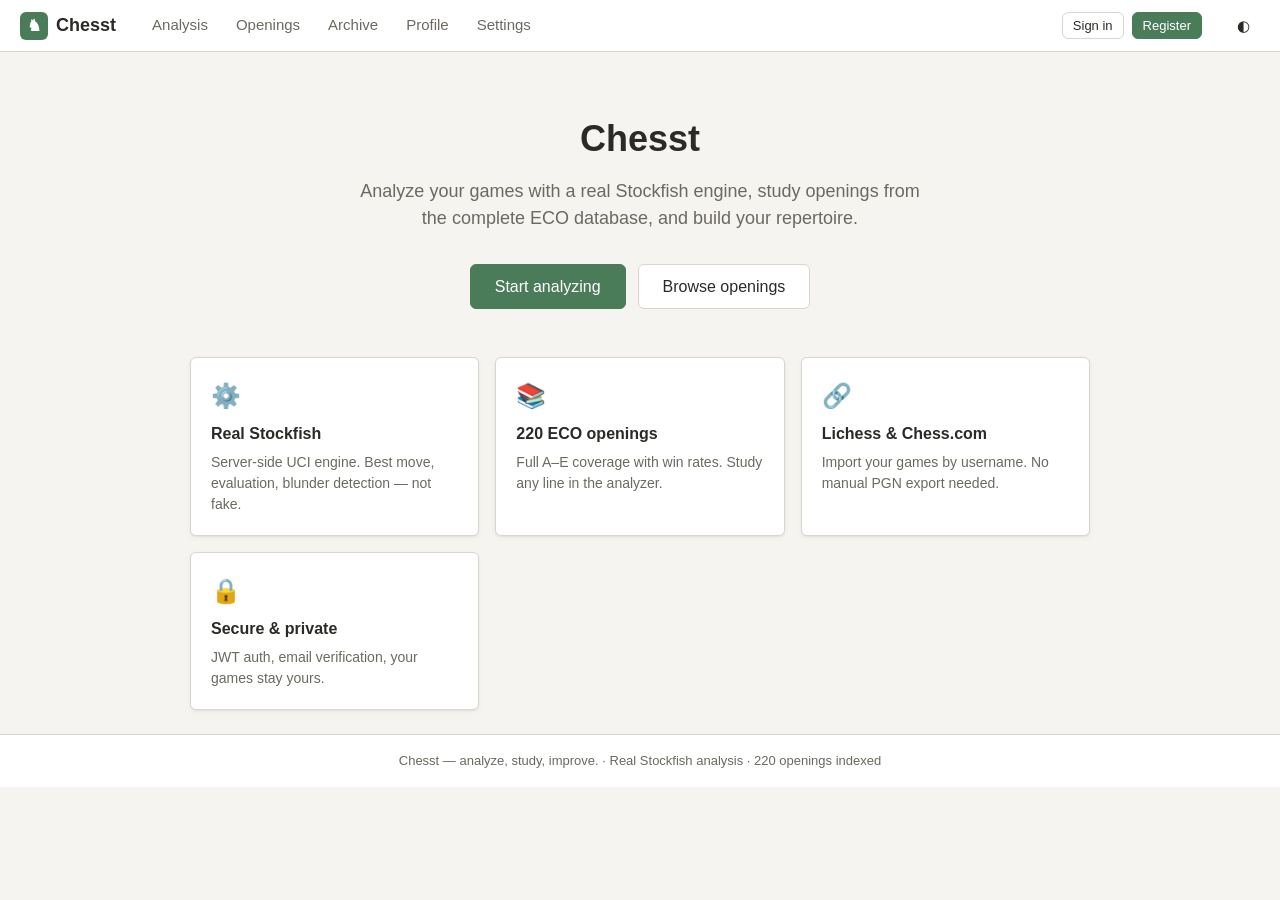
<file: frontend/index.html>
<!DOCTYPE html>
<html lang="en">
<head>
  <meta charset="UTF-8">
  <meta name="viewport" content="width=device-width, initial-scale=1.0">
  <title>Chesst — Analyze, study, improve</title>
  <meta name="description" content="A professional chess analysis platform. Analyze games with Stockfish, study openings, track your progress.">
  <link rel="stylesheet" href="css/style.css">
</head>
<body>
  <div class="app">
    <div id="nav"></div>
    <main class="container" style="text-align:center; padding-top: 60px;">
      <h1 style="font-size: 36px; margin-bottom: 12px;">Chesst</h1>
      <p style="font-size: 18px; color: var(--fg-soft); margin-bottom: 32px; max-width: 560px; margin-left:auto; margin-right:auto;">
        Analyze your games with a real Stockfish engine, study openings from the complete ECO database, and build your repertoire.
      </p>
      <div style="display:flex; gap:12px; justify-content:center; margin-bottom: 48px;">
        <a href="analysis.html" class="btn btn-primary" style="padding: 12px 24px; font-size: 16px;">Start analyzing</a>
        <a href="openings.html" class="btn" style="padding: 12px 24px; font-size: 16px;">Browse openings</a>
      </div>
      <div style="display:grid; grid-template-columns: repeat(auto-fit, minmax(220px, 1fr)); gap: 16px; max-width: 900px; margin: 0 auto; text-align:left;">
        <div class="card">
          <div style="font-size: 24px; margin-bottom: 8px;">⚙️</div>
          <h3 style="font-size: 16px; margin-bottom: 6px;">Real Stockfish</h3>
          <p style="color: var(--fg-soft); font-size: 14px;">Server-side UCI engine. Best move, evaluation, blunder detection — not fake.</p>
        </div>
        <div class="card">
          <div style="font-size: 24px; margin-bottom: 8px;">📚</div>
          <h3 style="font-size: 16px; margin-bottom: 6px;">220 ECO openings</h3>
          <p style="color: var(--fg-soft); font-size: 14px;">Full A–E coverage with win rates. Study any line in the analyzer.</p>
        </div>
        <div class="card">
          <div style="font-size: 24px; margin-bottom: 8px;">🔗</div>
          <h3 style="font-size: 16px; margin-bottom: 6px;">Lichess & Chess.com</h3>
          <p style="color: var(--fg-soft); font-size: 14px;">Import your games by username. No manual PGN export needed.</p>
        </div>
        <div class="card">
          <div style="font-size: 24px; margin-bottom: 8px;">🔒</div>
          <h3 style="font-size: 16px; margin-bottom: 6px;">Secure & private</h3>
          <p style="color: var(--fg-soft); font-size: 14px;">JWT auth, email verification, your games stay yours.</p>
        </div>
      </div>
    </main>
    <div id="footer-mount"></div>
  </div>
  <script type="module" src="js/home.js"></script>
</body>
</html>
</file>
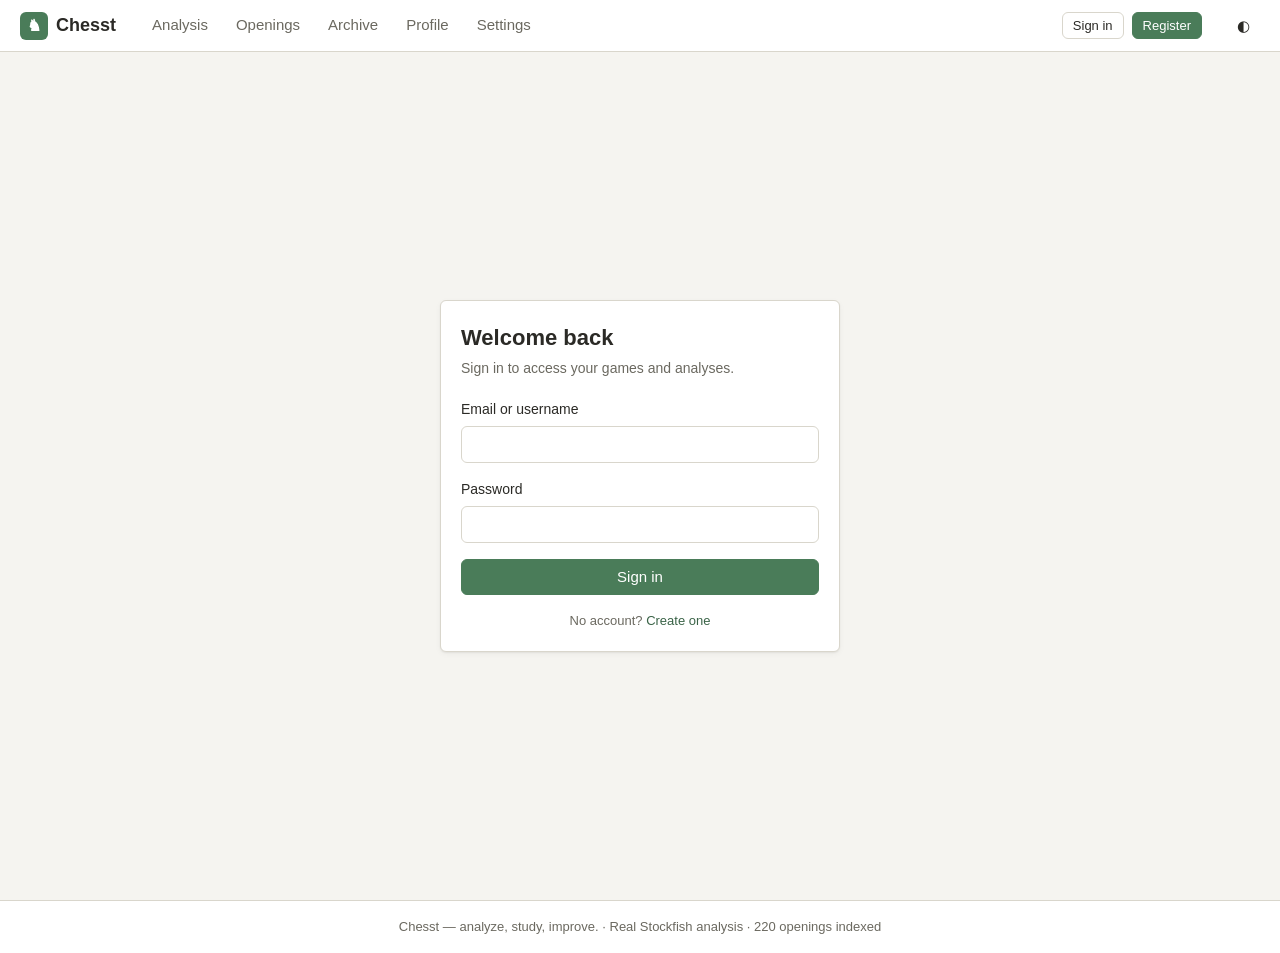
<file: frontend/archive.html>
<!DOCTYPE html>
<html lang="en">
<head>
  <meta charset="UTF-8">
  <meta name="viewport" content="width=device-width, initial-scale=1.0">
  <title>Archive — Chesst</title>
  <link rel="stylesheet" href="css/style.css">
</head>
<body>
  <div class="app">
    <div id="nav"></div>
    <main class="container">
      <h1 style="font-size:22px; margin-bottom:4px;">Game archive</h1>
      <p style="color:var(--fg-soft); margin-bottom:14px;" id="archive-sub">Your saved games.</p>
      <div class="filter-bar">
        <input class="input" id="search" placeholder="Search by player, event, opening…">
        <select class="select" id="filter-color">
          <option value="">Any color</option>
          <option value="white">As White</option>
          <option value="black">As Black</option>
        </select>
        <select class="select" id="filter-result">
          <option value="">Any result</option>
          <option value="1-0">White wins</option>
          <option value="0-1">Black wins</option>
          <option value="1/2-1/2">Draw</option>
        </select>
      </div>
      <div class="game-list" id="game-list">
        <div class="center-load"><span class="spinner"></span> Loading…</div>
      </div>
    </main>
    <div id="footer-mount"></div>
  </div>
  <script type="module" src="js/archive.js"></script>
</body>
</html>
</file>
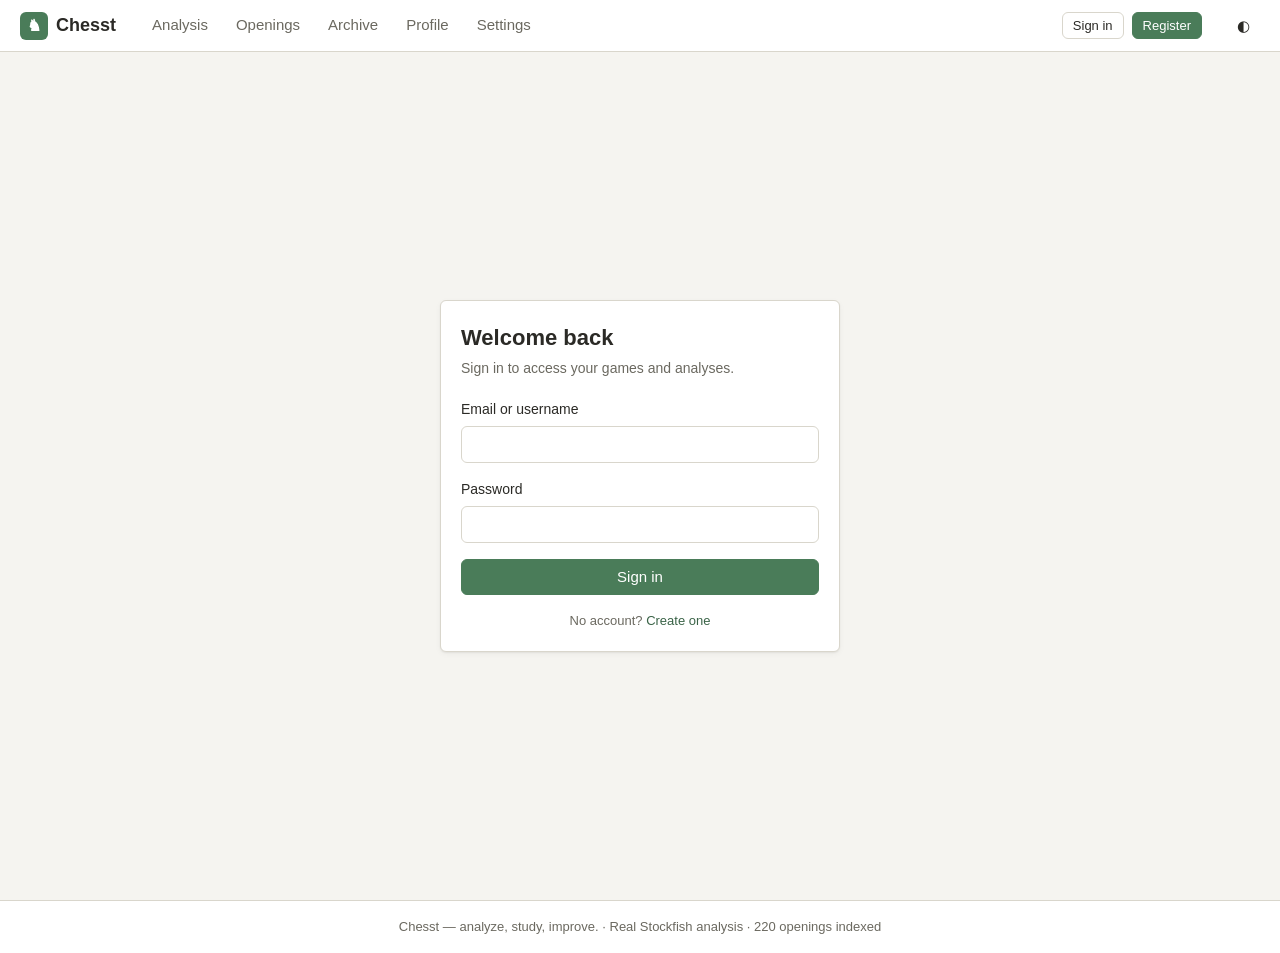
<file: frontend/login.html>
<!DOCTYPE html>
<html lang="en">
<head>
  <meta charset="UTF-8">
  <meta name="viewport" content="width=device-width, initial-scale=1.0">
  <title>Sign in — Chesst</title>
  <link rel="stylesheet" href="css/style.css">
</head>
<body>
  <div class="app">
    <div id="nav"></div>
    <main class="auth-wrap">
      <div class="card auth-card">
        <h1>Welcome back</h1>
        <p class="sub">Sign in to access your games and analyses.</p>
        <div id="alert"></div>
        <form id="login-form">
          <div class="form-group">
            <label for="identifier">Email or username</label>
            <input class="input" id="identifier" type="text" required autocomplete="username">
          </div>
          <div class="form-group">
            <label for="password">Password</label>
            <input class="input" id="password" type="password" required autocomplete="current-password">
          </div>
          <button class="btn btn-primary" id="submit" style="width:100%;">Sign in</button>
        </form>
        <p class="auth-foot">No account? <a href="register.html">Create one</a></p>
      </div>
    </main>
    <div id="footer-mount"></div>
  </div>
  <script type="module" src="js/login.js"></script>
</body>
</html>
</file>
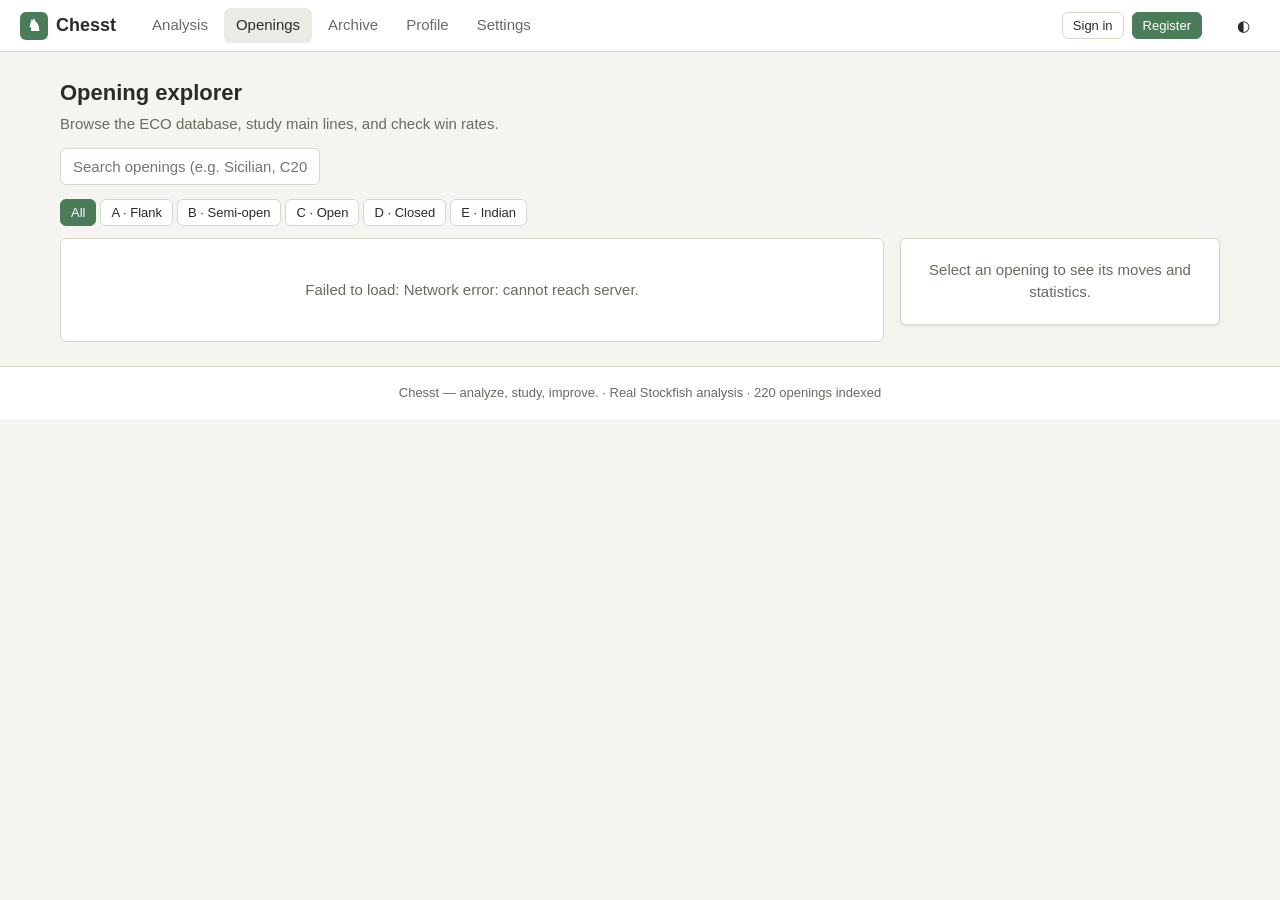
<file: frontend/openings.html>
<!DOCTYPE html>
<html lang="en">
<head>
  <meta charset="UTF-8">
  <meta name="viewport" content="width=device-width, initial-scale=1.0">
  <title>Openings — Chesst</title>
  <link rel="stylesheet" href="css/style.css">
</head>
<body>
  <div class="app">
    <div id="nav"></div>
    <main class="container">
      <h1 style="font-size:22px; margin-bottom:4px;">Opening explorer</h1>
      <p style="color:var(--fg-soft); margin-bottom:12px;">Browse the ECO database, study main lines, and check win rates.</p>
      <div class="filter-bar">
        <input class="input" id="search" placeholder="Search openings (e.g. Sicilian, C20, Ruy Lopez)…">
      </div>
      <div class="volume-tabs" id="volume-tabs"></div>
      <div class="openings-layout">
        <div class="opening-list" id="opening-list">
          <div class="center-load"><span class="spinner"></span> Loading…</div>
        </div>
        <div id="opening-detail">
          <div class="card" style="text-align:center; color:var(--fg-soft);">
            Select an opening to see its moves and statistics.
          </div>
        </div>
      </div>
    </main>
    <div id="footer-mount"></div>
  </div>
  <script type="module" src="js/openings.js"></script>
</body>
</html>
</file>
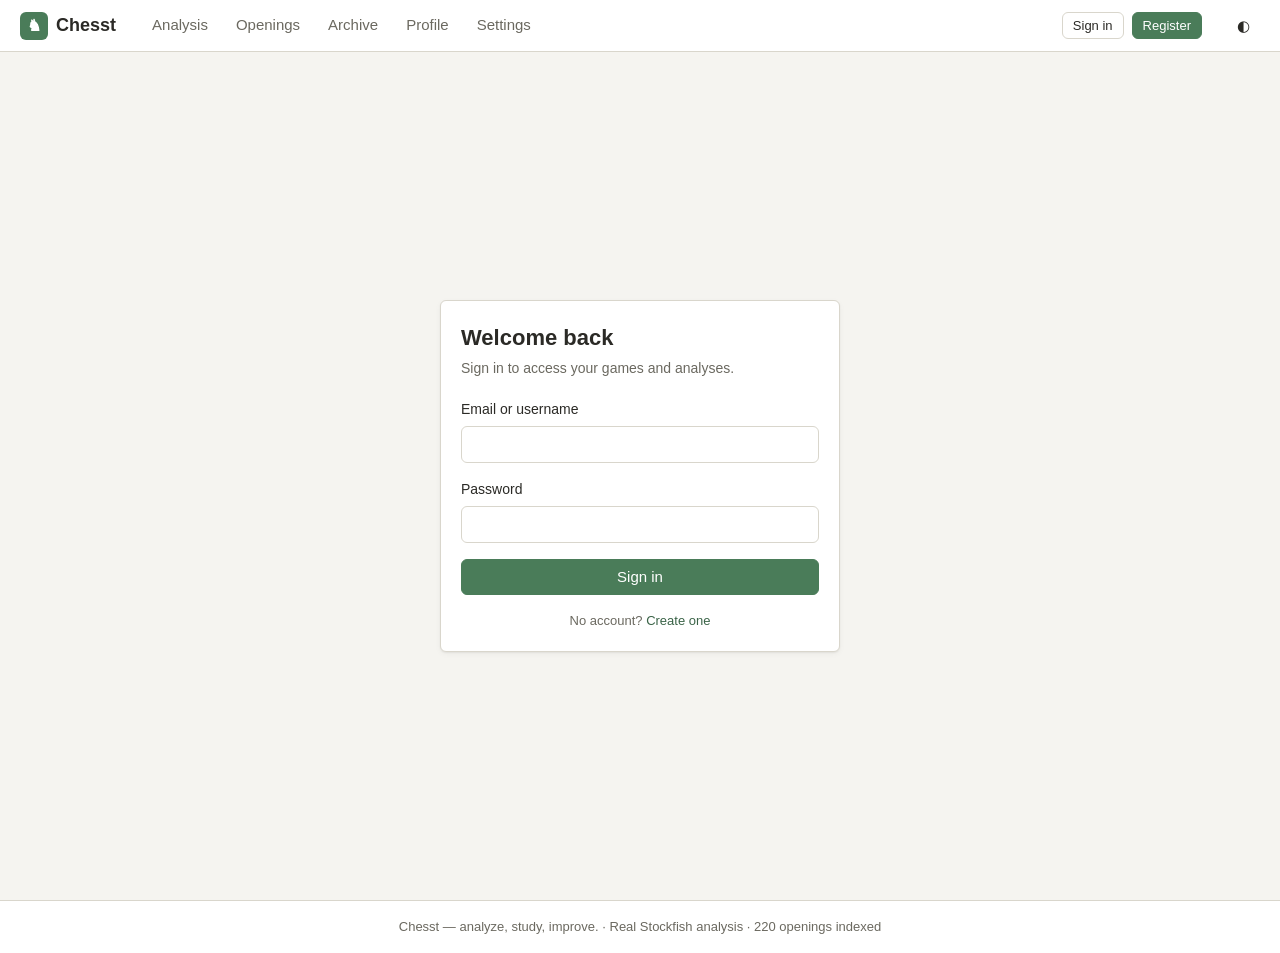
<file: frontend/profile.html>
<!DOCTYPE html>
<html lang="en">
<head>
  <meta charset="UTF-8">
  <meta name="viewport" content="width=device-width, initial-scale=1.0">
  <title>Profile — Chesst</title>
  <link rel="stylesheet" href="css/style.css">
</head>
<body>
  <div class="app">
    <div id="nav"></div>
    <main class="container">
      <div id="profile-root">
        <div class="center-load"><span class="spinner"></span> Loading…</div>
      </div>
    </main>
    <div id="footer-mount"></div>
  </div>
  <script type="module" src="js/profile.js"></script>
</body>
</html>
</file>
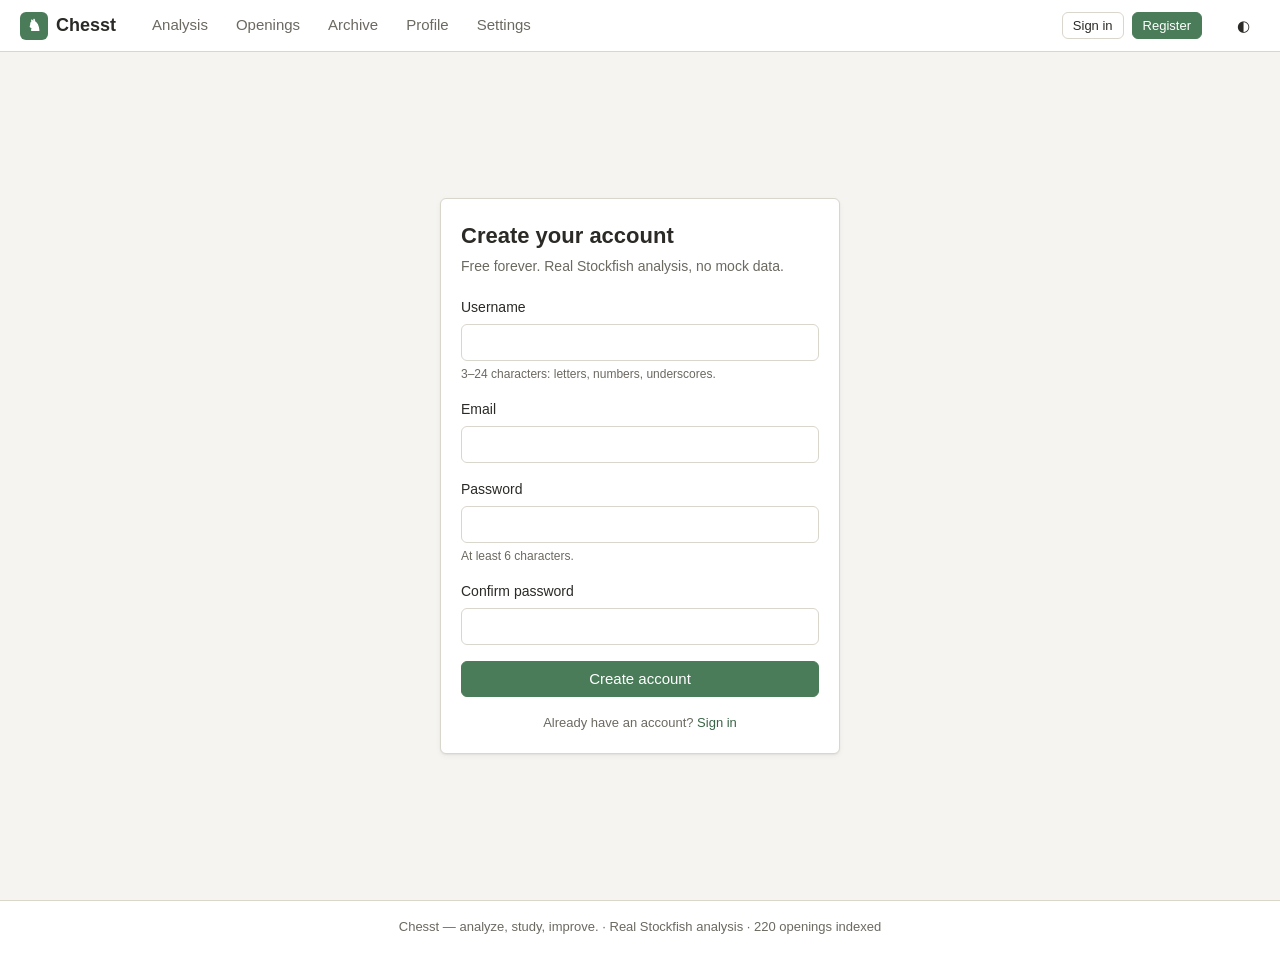
<file: frontend/register.html>
<!DOCTYPE html>
<html lang="en">
<head>
  <meta charset="UTF-8">
  <meta name="viewport" content="width=device-width, initial-scale=1.0">
  <title>Create account — Chesst</title>
  <link rel="stylesheet" href="css/style.css">
</head>
<body>
  <div class="app">
    <div id="nav"></div>
    <main class="auth-wrap">
      <div class="card auth-card">
        <h1>Create your account</h1>
        <p class="sub">Free forever. Real Stockfish analysis, no mock data.</p>
        <div id="alert"></div>
        <form id="register-form">
          <div class="form-group">
            <label for="username">Username</label>
            <input class="input" id="username" type="text" required minlength="3" maxlength="24" pattern="[a-zA-Z0-9_]+" autocomplete="username">
            <div class="hint">3–24 characters: letters, numbers, underscores.</div>
          </div>
          <div class="form-group">
            <label for="email">Email</label>
            <input class="input" id="email" type="email" required autocomplete="email">
          </div>
          <div class="form-group">
            <label for="password">Password</label>
            <input class="input" id="password" type="password" required minlength="6" autocomplete="new-password">
            <div class="hint">At least 6 characters.</div>
          </div>
          <div class="form-group">
            <label for="confirm">Confirm password</label>
            <input class="input" id="confirm" type="password" required minlength="6" autocomplete="new-password">
          </div>
          <button class="btn btn-primary" id="submit" style="width:100%;">Create account</button>
        </form>
        <p class="auth-foot">Already have an account? <a href="login.html">Sign in</a></p>
      </div>
    </main>
    <div id="footer-mount"></div>
  </div>
  <script type="module" src="js/register.js"></script>
</body>
</html>
</file>
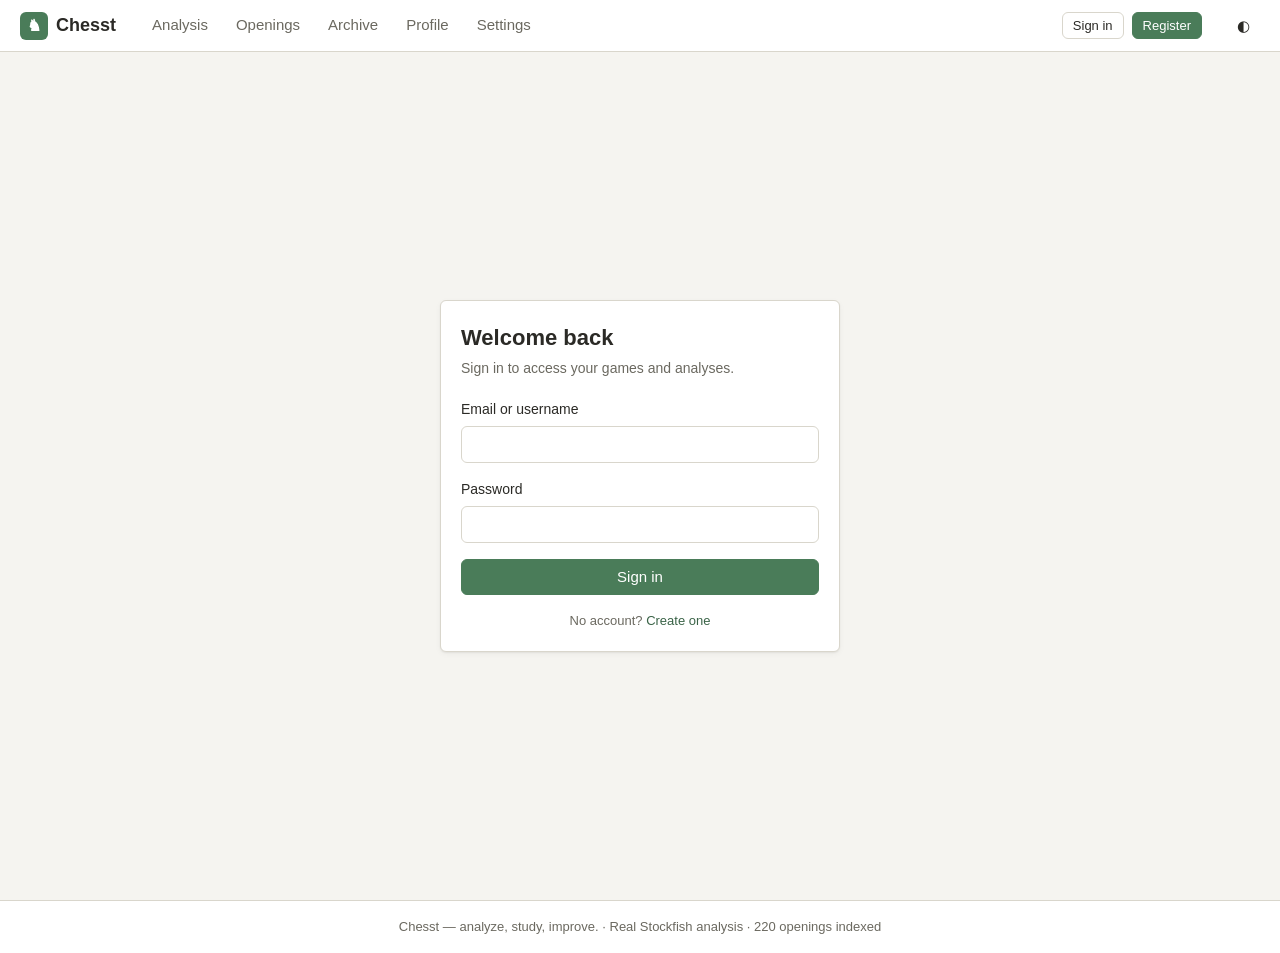
<file: frontend/settings.html>
<!DOCTYPE html>
<html lang="en">
<head>
  <meta charset="UTF-8">
  <meta name="viewport" content="width=device-width, initial-scale=1.0">
  <title>Settings — Chesst</title>
  <link rel="stylesheet" href="css/style.css">
</head>
<body>
  <div class="app">
    <div id="nav"></div>
    <main class="container container-narrow">
      <h1 style="font-size:22px; margin-bottom:16px;">Settings</h1>
      <div class="card" style="margin-bottom:16px;">
        <h3 class="card-title">Account</h3>
        <div id="account-info"><div class="center-load"><span class="spinner"></span></div></div>
      </div>
      <div class="card" style="margin-bottom:16px;">
        <h3 class="card-title">External accounts</h3>
        <p style="color:var(--fg-soft); font-size:13px; margin-bottom:12px;">Import your recent games from Lichess or Chess.com by username.</p>
        <div id="integrations"></div>
      </div>
      <div class="card" style="margin-bottom:16px;">
        <h3 class="card-title">API endpoint</h3>
        <p style="color:var(--fg-soft); font-size:13px; margin-bottom:10px;">The backend URL used for API calls. Defaults to the Render deployment.</p>
        <div class="form-group">
          <input class="input" id="api-base">
          <div class="hint">For local development, set to <code>http://localhost:8080</code>. Reload the page after changing.</div>
        </div>
        <button class="btn btn-sm" id="save-api">Save</button>
      </div>
      <div class="card">
        <h3 class="card-title">Theme</h3>
        <p style="color:var(--fg-soft); font-size:13px; margin-bottom:10px;">Switch between light and dark.</p>
        <button class="btn btn-sm" id="toggle-theme">Toggle theme</button>
      </div>
    </main>
    <div id="footer-mount"></div>
  </div>
  <script type="module" src="js/settings.js"></script>
</body>
</html>
</file>
<file: frontend/css/style.css>
/* Chesst frontend — clean, Lichess-inspired, no framework. */

:root {
  --bg: #f5f4f0;
  --bg-elev: #ffffff;
  --bg-soft: #ebeae4;
  --fg: #2b2a26;
  --fg-soft: #6b6960;
  --border: #d9d6cc;
  --primary: #4a7c59;
  --primary-hover: #3a6347;
  --primary-fg: #ffffff;
  --accent: #d9822b;
  --danger: #b23b3b;
  --danger-soft: #f7d7d7;
  --success: #2e7d4f;
  --warning: #b8860b;
  --sq-light: #eeeed2;
  --sq-dark: #769656;
  --link: #3a6347;
  --shadow: 0 1px 2px rgba(0,0,0,.06), 0 2px 6px rgba(0,0,0,.04);
  --radius: 6px;
  --font: -apple-system, BlinkMacSystemFont, "Segoe UI", Roboto, Helvetica, Arial, sans-serif;
  --mono: "SF Mono", Menlo, Consolas, monospace;
}

[data-theme="dark"] {
  --bg: #161512;
  --bg-elev: #1f1e1a;
  --bg-soft: #2a2925;
  --fg: #e8e6e0;
  --fg-soft: #9b988e;
  --border: #34322c;
  --primary: #6a9b76;
  --primary-hover: #7fab8a;
  --primary-fg: #161512;
  --accent: #e0a04a;
  --danger: #d96b6b;
  --danger-soft: #3a2323;
  --success: #5fae74;
  --warning: #d4a93b;
  --sq-light: #6e7c5e;
  --sq-dark: #3d4a3a;
  --link: #8fbf9c;
  --shadow: 0 1px 2px rgba(0,0,0,.3), 0 2px 6px rgba(0,0,0,.2);
}

* { box-sizing: border-box; margin: 0; padding: 0; }
html, body { height: 100%; }
body {
  font-family: var(--font);
  background: var(--bg);
  color: var(--fg);
  font-size: 15px;
  line-height: 1.5;
  -webkit-font-smoothing: antialiased;
}
a { color: var(--link); text-decoration: none; }
a:hover { text-decoration: underline; }
button, input, select, textarea { font-family: inherit; font-size: inherit; color: inherit; }

.app { min-height: 100vh; display: flex; flex-direction: column; }
.header {
  background: var(--bg-elev);
  border-bottom: 1px solid var(--border);
  padding: 0 20px; height: 52px;
  display: flex; align-items: center; gap: 24px;
  position: sticky; top: 0; z-index: 50;
}
.brand { display: flex; align-items: center; gap: 8px; font-weight: 700; font-size: 18px; color: var(--fg); }
.brand:hover { text-decoration: none; }
.brand-logo {
  width: 28px; height: 28px;
  background: var(--primary); color: var(--primary-fg);
  border-radius: 6px;
  display: flex; align-items: center; justify-content: center;
  font-size: 16px;
}
.nav { display: flex; gap: 4px; }
.nav a { padding: 6px 12px; border-radius: var(--radius); color: var(--fg-soft); font-weight: 500; }
.nav a:hover { background: var(--bg-soft); text-decoration: none; color: var(--fg); }
.nav a.active { background: var(--bg-soft); color: var(--fg); }
.header-spacer { flex: 1; }
.header-actions { display: flex; align-items: center; gap: 8px; }

.container { max-width: 1200px; margin: 0 auto; padding: 24px 20px; width: 100%; }
.container-narrow { max-width: 460px; }

.footer {
  margin-top: auto;
  border-top: 1px solid var(--border);
  background: var(--bg-elev);
  padding: 16px 20px; text-align: center;
  color: var(--fg-soft); font-size: 13px;
}

.btn {
  display: inline-flex; align-items: center; justify-content: center; gap: 6px;
  padding: 8px 16px;
  border: 1px solid var(--border); border-radius: var(--radius);
  background: var(--bg-elev); color: var(--fg);
  font-weight: 500; cursor: pointer;
  transition: background .12s, border-color .12s;
  text-decoration: none; line-height: 1.2;
}
.btn:hover { background: var(--bg-soft); text-decoration: none; }
.btn:disabled { opacity: .5; cursor: not-allowed; }
.btn-primary { background: var(--primary); border-color: var(--primary); color: var(--primary-fg); }
.btn-primary:hover { background: var(--primary-hover); border-color: var(--primary-hover); }
.btn-ghost { background: transparent; border-color: transparent; }
.btn-ghost:hover { background: var(--bg-soft); }
.btn-danger { color: var(--danger); border-color: var(--danger); }
.btn-danger:hover { background: var(--danger-soft); }
.btn-sm { padding: 5px 10px; font-size: 13px; }
.btn-icon { padding: 7px; width: 34px; height: 34px; }

.form-group { margin-bottom: 16px; }
.form-group label { display: block; font-weight: 500; margin-bottom: 6px; font-size: 14px; }
.form-group .hint { font-size: 12px; color: var(--fg-soft); margin-top: 4px; }
.input, .textarea, .select {
  width: 100%; padding: 9px 12px;
  border: 1px solid var(--border); border-radius: var(--radius);
  background: var(--bg-elev); color: var(--fg);
  transition: border-color .12s, box-shadow .12s;
}
.input:focus, .textarea:focus, .select:focus {
  outline: none; border-color: var(--primary);
  box-shadow: 0 0 0 3px color-mix(in srgb, var(--primary) 18%, transparent);
}
.textarea { font-family: var(--mono); font-size: 13px; resize: vertical; min-height: 100px; }
.field-error { color: var(--danger); font-size: 12px; margin-top: 4px; }

.card { background: var(--bg-elev); border: 1px solid var(--border); border-radius: var(--radius); padding: 20px; box-shadow: var(--shadow); }
.card-title { font-size: 16px; font-weight: 600; margin-bottom: 12px; }
.card-muted { color: var(--fg-soft); }

.auth-wrap { display: flex; align-items: center; justify-content: center; padding: 40px 16px; min-height: calc(100vh - 52px); }
.auth-card { width: 100%; max-width: 400px; }
.auth-card h1 { font-size: 22px; margin-bottom: 4px; }
.auth-card .sub { color: var(--fg-soft); margin-bottom: 20px; font-size: 14px; }
.auth-tabs { display: flex; gap: 0; margin-bottom: 20px; border-bottom: 1px solid var(--border); }
.auth-tab { padding: 10px 16px; color: var(--fg-soft); font-weight: 500; cursor: pointer; border-bottom: 2px solid transparent; }
.auth-tab.active { color: var(--fg); border-bottom-color: var(--primary); }
.auth-foot { margin-top: 16px; text-align: center; font-size: 13px; color: var(--fg-soft); }

.alert { padding: 10px 14px; border-radius: var(--radius); margin-bottom: 16px; font-size: 14px; }
.alert-error { background: var(--danger-soft); color: var(--danger); border: 1px solid var(--danger); }
.alert-success { background: color-mix(in srgb, var(--success) 15%, transparent); color: var(--success); border: 1px solid var(--success); }
.alert-info { background: var(--bg-soft); color: var(--fg); border: 1px solid var(--border); }

.analysis-layout { display: grid; grid-template-columns: 1fr 360px; gap: 20px; }
@media (max-width: 980px) { .analysis-layout { grid-template-columns: 1fr; } }
.board-wrap { display: flex; gap: 8px; align-items: flex-start; }
.board-container { position: relative; width: 100%; max-width: 640px; }
.eval-bar { width: 22px; flex-shrink: 0; background: #2a2a2a; border-radius: 3px; position: relative; overflow: hidden; }
.eval-bar .white-fill { position: absolute; left: 0; right: 0; bottom: 0; background: #f0f0f0; transition: height .4s ease; }
.eval-bar .label { position: absolute; left: 0; right: 0; text-align: center; font-size: 10px; font-weight: 700; color: #000; }
#board { width: 100%; max-width: 640px; }

.board-toolbar { display: flex; gap: 6px; margin-bottom: 12px; flex-wrap: wrap; align-items: center; }
.opening-badge { display: inline-flex; align-items: center; gap: 6px; background: var(--bg-soft); border: 1px solid var(--border); padding: 4px 10px; border-radius: var(--radius); font-size: 13px; }
.opening-badge .eco { font-weight: 700; color: var(--primary); font-family: var(--mono); }

.move-nav { display: flex; justify-content: center; gap: 4px; margin-top: 10px; }
.panel { background: var(--bg-elev); border: 1px solid var(--border); border-radius: var(--radius); display: flex; flex-direction: column; min-height: 480px; }
.panel-tabs { display: flex; border-bottom: 1px solid var(--border); }
.panel-tab { padding: 10px 14px; font-weight: 500; color: var(--fg-soft); cursor: pointer; border-bottom: 2px solid transparent; }
.panel-tab.active { color: var(--fg); border-bottom-color: var(--primary); }
.panel-body { flex: 1; overflow-y: auto; padding: 12px; }
.panel-body::-webkit-scrollbar { width: 8px; }
.panel-body::-webkit-scrollbar-thumb { background: var(--border); border-radius: 4px; }

.move-list { font-family: var(--mono); font-size: 14px; }
.move-row { display: flex; border-bottom: 1px solid var(--border); }
.move-row .num { width: 36px; text-align: center; color: var(--fg-soft); background: var(--bg-soft); padding: 4px 0; }
.move-cell { flex: 1; padding: 4px 10px; cursor: pointer; border-left: 1px solid var(--border); position: relative; }
.move-cell:hover { background: var(--bg-soft); }
.move-cell.current { background: var(--primary); color: var(--primary-fg); }
.move-cls { position: absolute; right: 6px; top: 50%; transform: translateY(-50%); font-size: 10px; font-weight: 700; padding: 1px 4px; border-radius: 3px; }

.stat-grid { display: grid; grid-template-columns: repeat(3, 1fr); gap: 8px; margin-bottom: 14px; }
.stat { text-align: center; padding: 8px; border: 1px solid var(--border); border-radius: var(--radius); }
.stat .label { font-size: 10px; text-transform: uppercase; color: var(--fg-soft); letter-spacing: .5px; }
.stat .val { font-size: 15px; font-weight: 700; font-family: var(--mono); }
.eval-positive { color: var(--success); }
.eval-negative { color: var(--danger); }
.classification-row { display: flex; gap: 6px; flex-wrap: wrap; margin-top: 10px; }
.cls-chip { display: inline-flex; align-items: center; gap: 4px; padding: 3px 8px; border-radius: 4px; font-size: 12px; border: 1px solid var(--border); cursor: pointer; }
.cls-chip:hover { background: var(--bg-soft); }
.cls-symbol { font-weight: 700; }

.openings-layout { display: grid; grid-template-columns: 1fr 320px; gap: 16px; }
@media (max-width: 980px) { .openings-layout { grid-template-columns: 1fr; } }
.opening-list { max-height: calc(100vh - 260px); overflow-y: auto; border: 1px solid var(--border); border-radius: var(--radius); background: var(--bg-elev); }
.opening-row { display: flex; align-items: center; gap: 10px; padding: 8px 12px; border-bottom: 1px solid var(--border); cursor: pointer; }
.opening-row:hover { background: var(--bg-soft); }
.opening-row.selected { background: var(--bg-soft); }
.opening-eco { font-family: var(--mono); font-weight: 700; background: var(--bg-soft); padding: 2px 6px; border-radius: 3px; font-size: 12px; min-width: 44px; text-align: center; }
.opening-name { flex: 1; font-size: 14px; }
.winbar { height: 8px; width: 80px; border-radius: 4px; overflow: hidden; display: flex; background: var(--bg-soft); }
.winbar .w { background: var(--success); }
.winbar .d { background: var(--fg-soft); opacity: .6; }
.winbar .b { background: var(--danger); }
.volume-tabs { display: flex; gap: 4px; flex-wrap: wrap; margin: 12px 0; }
.volume-tab { padding: 5px 10px; border: 1px solid var(--border); border-radius: var(--radius); background: var(--bg-elev); cursor: pointer; font-size: 13px; }
.volume-tab.active { background: var(--primary); color: var(--primary-fg); border-color: var(--primary); }

.game-list { border: 1px solid var(--border); border-radius: var(--radius); background: var(--bg-elev); }
.game-row { display: flex; align-items: center; gap: 12px; padding: 10px 14px; border-bottom: 1px solid var(--border); }
.game-row:last-child { border-bottom: none; }
.game-result { width: 32px; height: 32px; border-radius: var(--radius); display: flex; align-items: center; justify-content: center; font-weight: 700; font-size: 13px; }
.game-result.win { background: color-mix(in srgb, var(--success) 18%, transparent); color: var(--success); }
.game-result.loss { background: var(--danger-soft); color: var(--danger); }
.game-result.draw { background: var(--bg-soft); color: var(--fg-soft); }
.game-players { flex: 1; min-width: 0; }
.game-players .names { font-weight: 500; white-space: nowrap; overflow: hidden; text-overflow: ellipsis; }
.game-players .meta { font-size: 12px; color: var(--fg-soft); display: flex; gap: 8px; }
.badge { display: inline-block; padding: 2px 6px; border-radius: 3px; background: var(--bg-soft); font-size: 11px; font-family: var(--mono); border: 1px solid var(--border); }
.filter-bar { display: flex; gap: 8px; margin-bottom: 14px; flex-wrap: wrap; }
.filter-bar .input { max-width: 260px; }
.filter-bar .select { max-width: 150px; }

.profile-header { display: flex; gap: 20px; align-items: center; margin-bottom: 20px; }
.avatar { width: 80px; height: 80px; border-radius: var(--radius); background: var(--primary); color: var(--primary-fg); display: flex; align-items: center; justify-content: center; font-size: 28px; font-weight: 700; }
.stats-row { display: grid; grid-template-columns: repeat(4, 1fr); gap: 10px; }
.stat-box { text-align: center; padding: 14px; border: 1px solid var(--border); border-radius: var(--radius); background: var(--bg-elev); }
.stat-box .n { font-size: 22px; font-weight: 700; }
.stat-box .l { font-size: 12px; color: var(--fg-soft); text-transform: uppercase; letter-spacing: .5px; }

#toast { position: fixed; bottom: 20px; right: 20px; z-index: 200; display: flex; flex-direction: column; gap: 8px; }
.toast { background: var(--bg-elev); border: 1px solid var(--border); padding: 10px 14px; border-radius: var(--radius); box-shadow: var(--shadow); font-size: 14px; max-width: 320px; animation: slideIn .2s ease; }
.toast.success { border-left: 3px solid var(--success); }
.toast.error { border-left: 3px solid var(--danger); }
@keyframes slideIn { from { transform: translateX(100%); opacity: 0; } to { transform: none; opacity: 1; } }

.spinner { display: inline-block; width: 16px; height: 16px; border: 2px solid var(--border); border-top-color: var(--primary); border-radius: 50%; animation: spin .7s linear infinite; }
@keyframes spin { to { transform: rotate(360deg); } }
.center-load { text-align: center; padding: 40px; color: var(--fg-soft); }
.empty-state { text-align: center; padding: 40px 20px; color: var(--fg-soft); }
.empty-state .icon { font-size: 36px; margin-bottom: 10px; opacity: .5; }

.modal-backdrop { position: fixed; inset: 0; background: rgba(0,0,0,.5); display: flex; align-items: center; justify-content: center; z-index: 100; padding: 20px; }
.modal { background: var(--bg-elev); border-radius: var(--radius); box-shadow: var(--shadow); max-width: 500px; width: 100%; max-height: 90vh; overflow-y: auto; }
.modal-head { padding: 16px 20px; border-bottom: 1px solid var(--border); display: flex; align-items: center; justify-content: space-between; }
.modal-head h3 { font-size: 16px; }
.modal-body { padding: 20px; }
.modal-foot { padding: 12px 20px; border-top: 1px solid var(--border); display: flex; gap: 8px; justify-content: flex-end; }
.close-btn { background: none; border: none; font-size: 22px; cursor: pointer; color: var(--fg-soft); padding: 0 4px; line-height: 1; }
.close-btn:hover { color: var(--fg); }

@media (max-width: 640px) {
  .header { padding: 0 12px; gap: 12px; }
  .nav { gap: 0; }
  .nav a { padding: 6px 8px; font-size: 14px; }
  .brand-text { display: none; }
  .container { padding: 16px 12px; }
  .stats-row { grid-template-columns: repeat(2, 1fr); }
}
</file>
